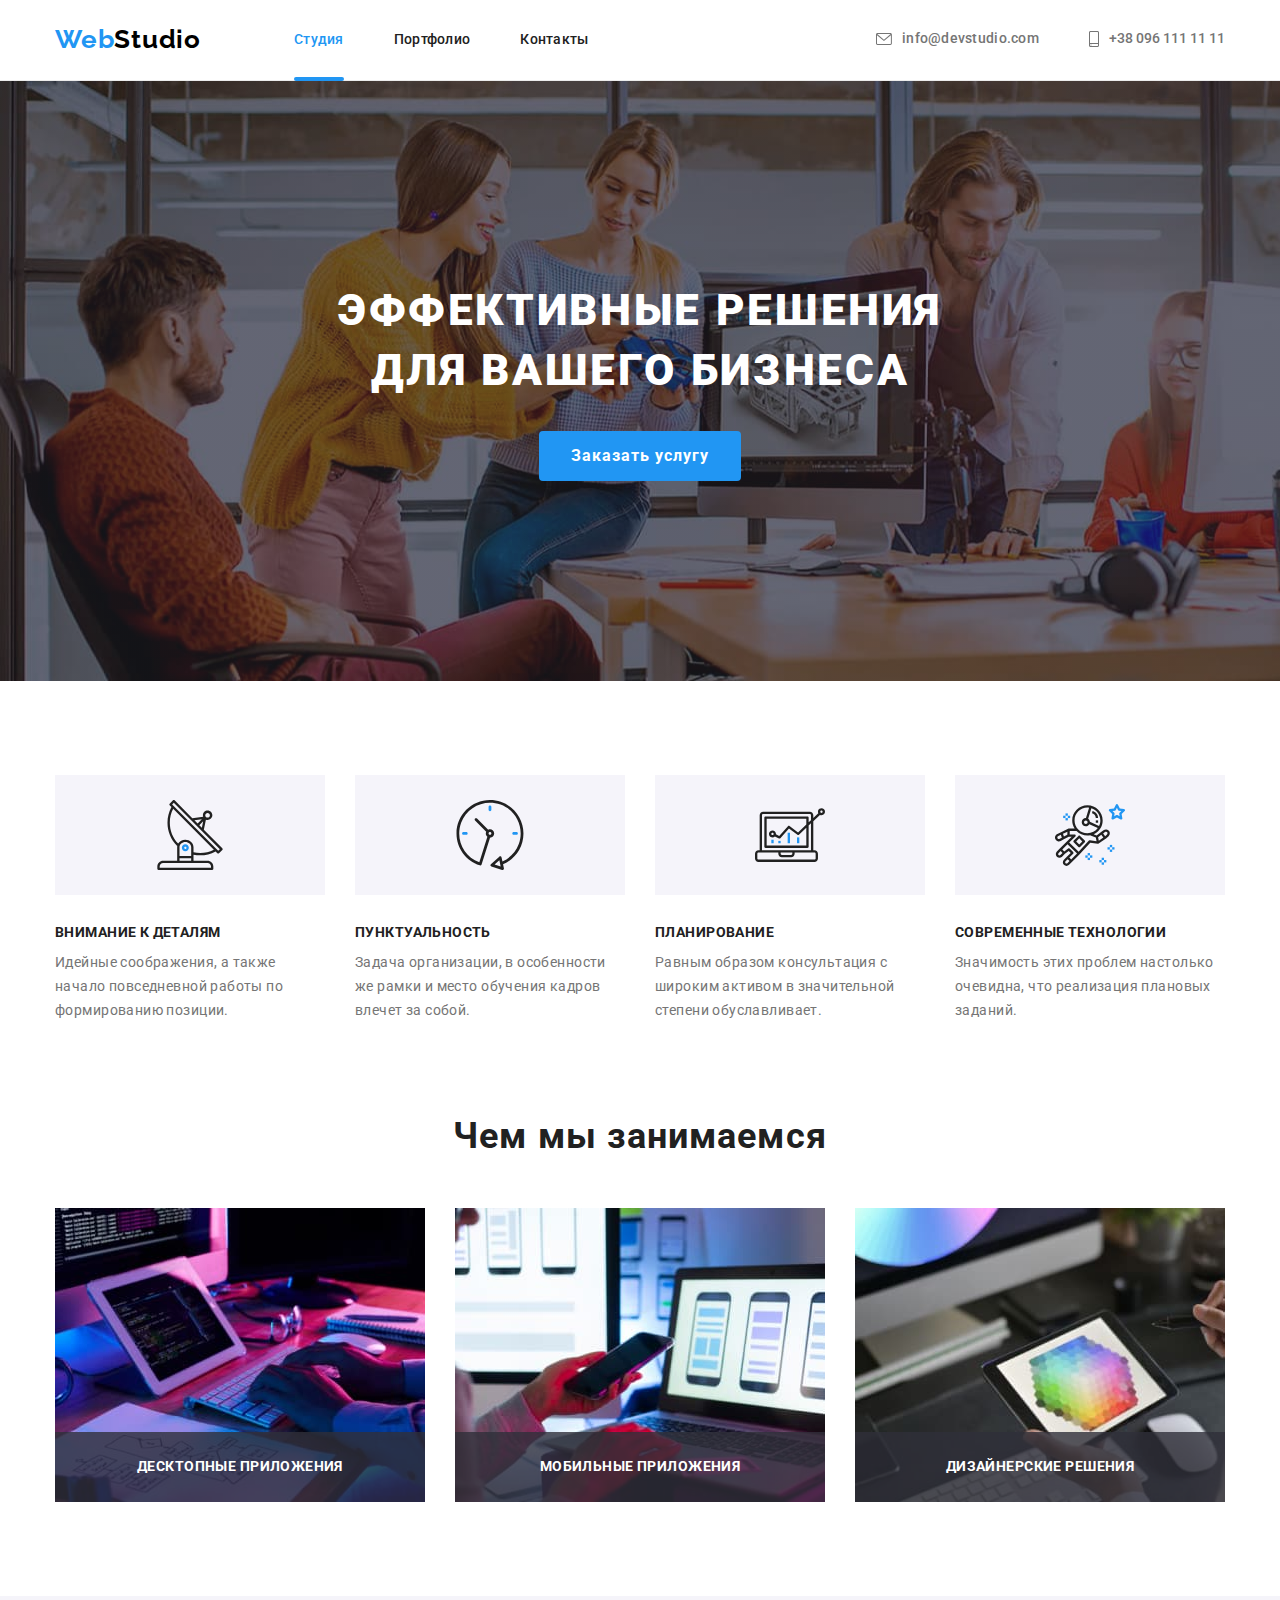
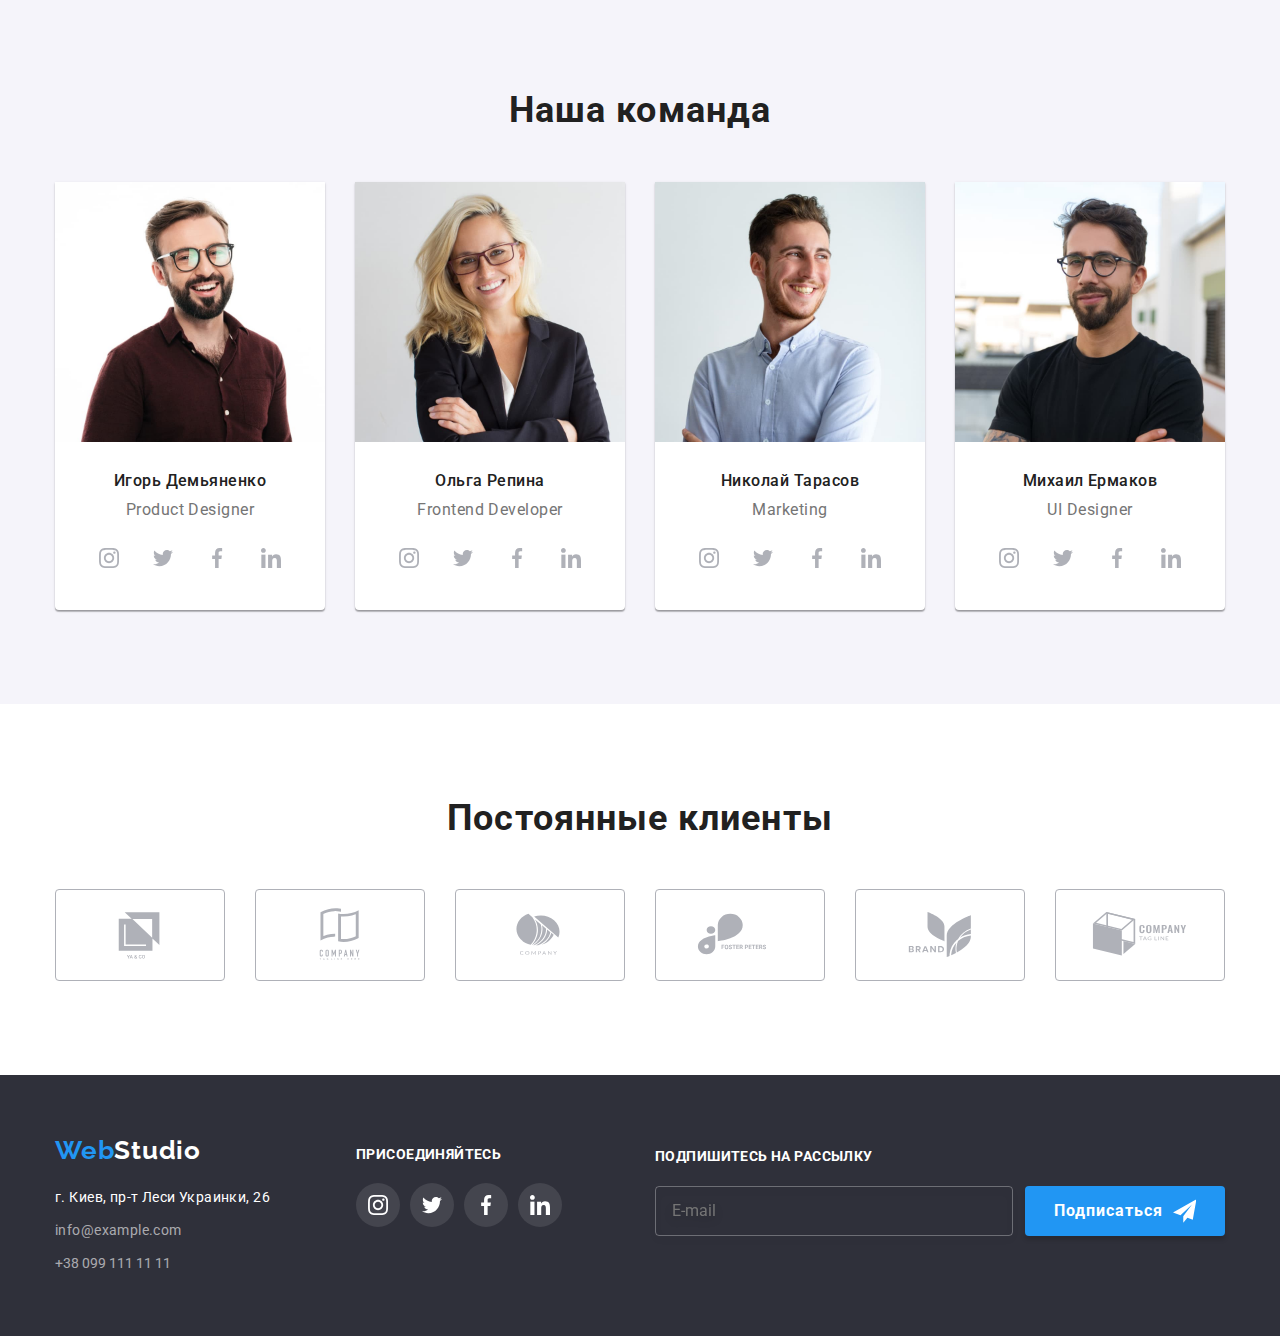
<file: index.html>
<!DOCTYPE html>
<html lang="ru">
  <head>
    <meta charset="UTF-8" />
    <meta http-equiv="X-UA-Compatible" content="IE=edge" />
    <meta name="viewport" content="width=device-width, initial-scale=1.0" />
    <title>Профессиональная вебстудия</title>
    <link rel="preconnect" href="https://fonts.googleapis.com" />
    <link rel="preconnect" href="https://fonts.gstatic.com" crossorigin />
    <link
      href="https://fonts.googleapis.com/css2?family=Raleway:wght@700&family=Roboto:wght@400;500;700;900&display=swap"
      rel="stylesheet"
    />
    <link
      rel="stylesheet"
      href="https://cdnjs.cloudflare.com/ajax/libs/modern-normalize/1.0.0/modern-normalize.min.css"
    />
    <link rel="stylesheet" href="./css/style.css" />
  </head>
  <body>
    <!-- хедер -->
    <header class="header">
      <div class="container">
        <nav class="header-nav">
          <a class="logo-nav link" lang="en" href="/"><span>Web</span>Studio</a>
          <ul class="menu-nav list">
            <li class="menu-nav-item"><a class="menu-nav-link studio link" href="">Студия</a></li>
            <li class="menu-nav-item">
              <a class="menu-nav-link link" href="./portfolio.html">Портфолио</a>
            </li>
            <li class="menu-nav-item"><a class="menu-nav-link link" href="">Контакты</a></li>
          </ul>
        </nav>
        <ul class="contacts-header-list list">
          <li class="contacts-header-item">
            <a class="header-mail link" href="mailto:info@devstudio.com"
              ><svg class="mail-icon" width="16" height="12">
                <use href="./images/icons.svg#icon-envelope"></use></svg
              >info@devstudio.com</a
            >
          </li>
          <li class="contacts-header-item">
            <a class="header-tel link" href="tel:+380961111111"
              ><svg class="tel-icon" width="10" height="16">
                <use href="./images/icons.svg#icon-smartphone"></use></svg
              >+38 096 111 11 11</a
            >
          </li>
        </ul>
      </div>
    </header>
    <!-- герой -->
    <main>
      <section class="hero">
        <div class="container flax">
          <h1 class="hero-title">Эффективные решения для вашего бизнеса</h1>
          <button class="hero-but" type="button" data-modal-open>Заказать услугу</button>
          <div class="backdrop is-hidden" data-modal>
            <div class="modal">
              <p class="modal-text">Оставьте свои данные, мы вам перезвоним</p>

              <form class="modal-form">
                <div class="modal-field">
                  <label class="modal-label" for="modal-name">Имя</label>
                  <div class="input-wrap">
                    <input
                      id="modal-name"
                      name="modal-name"
                      class="modal-input"
                      type="text"
                      placeholder=" "
                      required
                    />
                    <svg class="input-icon" width="18" height="18">
                      <use href="./images/icons.svg#icon-person"></use>
                    </svg>
                  </div>
                </div>

                <div class="modal-field">
                  <label class="modal-label" for="modal-tel">Телефон</label>
                  <div class="input-wrap">
                    <input
                      id="modal-tel"
                      name="modal-tel"
                      class="modal-input"
                      type="tel"
                      placeholder=" "
                      required
                    />
                    <svg class="input-icon" width="18" height="18">
                      <use href="./images/icons.svg#icon-phone"></use>
                    </svg>
                  </div>
                </div>

                <div class="modal-field">
                  <label class="modal-label" for="modal-mail">Почта</label>
                  <div class="input-wrap">
                    <input
                      id="modal-mail"
                      name="modal-mail"
                      class="modal-input"
                      type="email"
                      placeholder=" "
                    />
                    <svg class="input-icon" width="18" height="18">
                      <use href="./images/icons.svg#icon-email"></use>
                    </svg>
                  </div>
                </div>
                <div class="modal-area-box">
                  <label class="modal-label" for="modal-area">Комментарий</label>
                  <textarea
                    class="modal-area"
                    name="modal-koment"
                    id="modal-area"
                    placeholder="Введите текст"
                  ></textarea>
                </div>

                <div class="modal-chek-box">
                  <input
                    class="modal-check visually-hidden"
                    type="checkbox"
                    id="modal-check"
                    required
                  />
                  <label class="label-check" for="modal-check"
                    ><span>
                      <svg class="check-icon-active" width="11" height="8">
                        <use href="./images/icons.svg#icon-check"></use>
                      </svg>
                    </span>
                    Соглашаюсь с рассылкой и принимаю&nbsp;
                    <a class="check-link" href="">Условия договора</a>
                  </label>
                </div>

                <button class="form-btn" type="submit">Отправить</button>
              </form>

              <button class="modal-but" type="button" data-modal-close>
                <svg class="modal-but-icon" width="18" height="18">
                  <use href="./images/icons.svg#icon-close-black"></use>
                </svg>
              </button>
            </div>
          </div>
        </div>
      </section>
      <!-- преимущества -->
      <section class="section benefits">
        <div class="container">
          <h2 class="benefits-title visually-hidden">Преимущества</h2>
          <ul class="benefits-list list">
            <li class="benefits-item">
              <div class="icon-box">
                <svg class="benefits-icon" width="70" height="70">
                  <use href="./images/icons.svg#icon-antenna"></use>
                </svg>
              </div>
              <h3 class="benefits-item-title">Внимание к деталям</h3>
              <p class="benefits-item-text">
                Идейные соображения, а также начало повседневной работы по формированию позиции.
              </p>
            </li>
            <li class="benefits-item">
              <div class="icon-box">
                <svg class="benefits-icon" width="70" height="70">
                  <use href="./images/icons.svg#icon-clock"></use>
                </svg>
              </div>
              <h3 class="benefits-item-title">Пунктуальность</h3>
              <p class="benefits-item-text">
                Задача организации, в особенности же рамки и место обучения кадров влечет за собой.
              </p>
            </li>
            <li class="benefits-item">
              <div class="icon-box">
                <svg class="benefits-icon" width="70" height="70">
                  <use href="./images/icons.svg#icon-diagram"></use>
                </svg>
              </div>
              <h3 class="benefits-item-title">Планирование</h3>
              <p class="benefits-item-text">
                Равным образом консультация с широким активом в значительной степени обуславливает.
              </p>
            </li>
            <li class="benefits-item">
              <div class="icon-box">
                <svg class="benefits-icon" width="70" height="70">
                  <use href="./images/icons.svg#icon-astronaut"></use>
                </svg>
              </div>
              <h3 class="benefits-item-title">Современные технологии</h3>
              <p class="benefits-item-text">
                Значимость этих проблем настолько очевидна, что реализация плановых заданий.
              </p>
            </li>
          </ul>
        </div>
      </section>
      <!-- чем мы занимаемся -->
      <section class="section">
        <div class="container">
          <h2 class="activity-title">Чем мы занимаемся</h2>
          <ul class="activity-list list">
            <li class="activity-item">
              <img src="./images/klava.jpg" alt="klava" width="370" height="294" />
              <div class="activity-box">
                <h3 class="activity-box-title">Десктопные приложения</h3>
              </div>
            </li>
            <li class="activity-item">
              <img src="./images/phone.jpg" alt="phone" width="370" height="294" />
              <div class="activity-box">
                <h3 class="activity-box-title">Мобильные приложения</h3>
              </div>
            </li>
            <li class="activity-item">
              <img src="./images/tablet.jpg" alt="tablet" width="370" height="294" />
              <div class="activity-box">
                <h3 class="activity-box-title">Дизайнерские решения</h3>
              </div>
            </li>
          </ul>
        </div>
      </section>
      <!-- наша команда -->
      <section class="team section">
        <div class="container">
          <h2 class="team-title">Наша команда</h2>
          <ul class="team-list list">
            <li class="team-item">
              <img src="./images/igor.jpg" alt="Игорь Демьяненко" width="270" height="260" />
              <div class="team-box">
                <h3 class="team-item-title">Игорь Демьяненко</h3>
                <p class="team-item-text" lang="en">Product Designer</p>
                <ul class="team-soc-list list">
                  <li class="team-soc-item">
                    <a href="" class="team-soc-link link">
                      <svg class="soc-icon" width="20" height="20">
                        <use href="./images/icons.svg#icon-instagram"></use>
                      </svg>
                    </a>
                  </li>
                  <li class="team-soc-item">
                    <a href="" class="team-soc-link link">
                      <svg class="soc-icon" width="20" height="20">
                        <use href="./images/icons.svg#icon-twitter"></use>
                      </svg>
                    </a>
                  </li>
                  <li class="team-soc-item">
                    <a href="" class="team-soc-link link">
                      <svg class="soc-icon" width="20" height="20">
                        <use href="./images/icons.svg#icon-facebook"></use>
                      </svg>
                    </a>
                  </li>
                  <li class="team-soc-item">
                    <a href="" class="team-soc-link link">
                      <svg class="soc-icon" width="20" height="20">
                        <use href="./images/icons.svg#icon-linkedin"></use>
                      </svg>
                    </a>
                  </li>
                </ul>
              </div>
            </li>
            <li class="team-item">
              <img src="./images/olga.jpg" alt="Ольга Репина" width="270" height="260" />
              <div class="team-box">
                <h3 class="team-item-title">Ольга Репина</h3>
                <p class="team-item-text" lang="en">Frontend Developer</p>
                <ul class="team-soc-list list">
                  <li class="team-soc-item">
                    <a href="" class="team-soc-link link">
                      <svg class="soc-icon" width="20" height="20">
                        <use href="./images/icons.svg#icon-instagram"></use>
                      </svg>
                    </a>
                  </li>
                  <li class="team-soc-item">
                    <a href="" class="team-soc-link link">
                      <svg class="soc-icon" width="20" height="20">
                        <use href="./images/icons.svg#icon-twitter"></use>
                      </svg>
                    </a>
                  </li>
                  <li class="team-soc-item">
                    <a href="" class="team-soc-link link">
                      <svg class="soc-icon" width="20" height="20">
                        <use href="./images/icons.svg#icon-facebook"></use>
                      </svg>
                    </a>
                  </li>
                  <li class="team-soc-item">
                    <a href="" class="team-soc-link link">
                      <svg class="soc-icon" width="20" height="20">
                        <use href="./images/icons.svg#icon-linkedin"></use>
                      </svg>
                    </a>
                  </li>
                </ul>
              </div>
            </li>
            <li class="team-item">
              <img src="./images/nikolay.jpg" alt="Николай Тарасов" width="270" height="260" />
              <div class="team-box">
                <h3 class="team-item-title">Николай Тарасов</h3>
                <p class="team-item-text" lang="en">Marketing</p>
                <ul class="team-soc-list list">
                  <li class="team-soc-item">
                    <a href="" class="team-soc-link link">
                      <svg class="soc-icon" width="20" height="20">
                        <use href="./images/icons.svg#icon-instagram"></use>
                      </svg>
                    </a>
                  </li>
                  <li class="team-soc-item">
                    <a href="" class="team-soc-link link">
                      <svg class="soc-icon" width="20" height="20">
                        <use href="./images/icons.svg#icon-twitter"></use>
                      </svg>
                    </a>
                  </li>
                  <li class="team-soc-item">
                    <a href="" class="team-soc-link link">
                      <svg class="soc-icon" width="20" height="20">
                        <use href="./images/icons.svg#icon-facebook"></use>
                      </svg>
                    </a>
                  </li>
                  <li class="team-soc-item">
                    <a href="" class="team-soc-link link">
                      <svg class="soc-icon" width="20" height="20">
                        <use href="./images/icons.svg#icon-linkedin"></use>
                      </svg>
                    </a>
                  </li>
                </ul>
              </div>
            </li>
            <li class="team-item">
              <img src="./images/mihail.jpg" alt="Михаил Ермаков" width="270" height="260" />
              <div class="team-box">
                <h3 class="team-item-title">Михаил Ермаков</h3>
                <p class="team-item-text" lang="en">UI Designer</p>
                <ul class="team-soc-list list">
                  <li class="team-soc-item">
                    <a href="" class="team-soc-link link">
                      <svg class="soc-icon" width="20" height="20">
                        <use href="./images/icons.svg#icon-instagram"></use>
                      </svg>
                    </a>
                  </li>
                  <li class="team-soc-item">
                    <a href="" class="team-soc-link link">
                      <svg class="soc-icon" width="20" height="20">
                        <use href="./images/icons.svg#icon-twitter"></use>
                      </svg>
                    </a>
                  </li>
                  <li class="team-soc-item">
                    <a href="" class="team-soc-link link">
                      <svg class="soc-icon" width="20" height="20">
                        <use href="./images/icons.svg#icon-facebook"></use>
                      </svg>
                    </a>
                  </li>
                  <li class="team-soc-item">
                    <a href="" class="team-soc-link link">
                      <svg class="soc-icon" width="20" height="20">
                        <use href="./images/icons.svg#icon-linkedin"></use>
                      </svg>
                    </a>
                  </li>
                </ul>
              </div>
            </li>
          </ul>
        </div>
      </section>

      <!-- наши клиенты -->
      <section class="section">
        <div class="container">
          <h2 class="clients-title">Постоянные клиенты</h2>
          <ul class="clients-list list">
            <li class="clients-item">
              <a href="" class="clients-link link">
                <svg class="clients-logo" width="106" height="60">
                  <use href="./images/icons.svg#icon-logo1"></use>
                </svg>
              </a>
            </li>
            <li class="clients-item">
              <a href="" class="clients-link link">
                <svg class="clients-logo" width="106" height="60">
                  <use href="./images/icons.svg#icon-logo2"></use>
                </svg>
              </a>
            </li>
            <li class="clients-item">
              <a href="" class="clients-link link">
                <svg class="clients-logo" width="106" height="60">
                  <use href="./images/icons.svg#icon-logo3"></use>
                </svg>
              </a>
            </li>
            <li class="clients-item">
              <a href="" class="clients-link link">
                <svg class="clients-logo" width="106" height="60">
                  <use href="./images/icons.svg#icon-logo4"></use>
                </svg>
              </a>
            </li>
            <li class="clients-item">
              <a href="" class="clients-link link">
                <svg class="clients-logo" width="106" height="60">
                  <use href="./images/icons.svg#icon-logo5"></use>
                </svg>
              </a>
            </li>
            <li class="clients-item">
              <a href="" class="clients-link link">
                <svg class="clients-logo" width="106" height="60">
                  <use href="./images/icons.svg#icon-logo6"></use>
                </svg>
              </a>
            </li>
          </ul>
        </div>
      </section>
    </main>
    <!-- футер -->
    <footer class="footer">
      <div class="container">
        <div class="footer-contacts">
          <a class="footer-logo link" href="/"><span>Web</span>Studio</a>
          <address class="address">
            <ul class="address-list list">
              <li class="address-item">
                <a class="address-link link" href="https://goo.gl/maps/yK95ByvSSbZMRK1c7"
                  ><span>г. Киев, пр-т Леси Украинки, 26</span></a
                >
              </li>
              <li class="address-item">
                <a class="address-mail link" href="mailto:info@example.com">info@example.com</a>
              </li>
              <li class="address-item">
                <a class="address-tel link" href="tel:+380991111111">+38 099 111 11 11</a>
              </li>
            </ul>
          </address>
        </div>
        <div class="footer-soc">
          <p class="footer-soc-text">Присоединяйтесь</p>
          <ul class="footer-soc-list list">
            <li class="footer-soc-item">
              <a href="" class="footer-soc-link link">
                <svg class="soc-icon" width="20" height="20">
                  <use href="./images/icons.svg#icon-instagram"></use>
                </svg>
              </a>
            </li>
            <li class="footer-soc-item">
              <a href="" class="footer-soc-link link">
                <svg class="soc-icon" width="20" height="20">
                  <use href="./images/icons.svg#icon-twitter"></use>
                </svg>
              </a>
            </li>
            <li class="footer-soc-item">
              <a href="" class="footer-soc-link link">
                <svg class="soc-icon" width="20" height="20">
                  <use href="./images/icons.svg#icon-facebook"></use>
                </svg>
              </a>
            </li>
            <li class="footer-soc-item">
              <a href="" class="footer-soc-link link">
                <svg class="soc-icon" width="20" height="20">
                  <use href="./images/icons.svg#icon-linkedin"></use>
                </svg>
              </a>
            </li>
          </ul>
        </div>
        <div class="footer-sub">
          <!-- <p class="footer-sub-text">Подпишитесь на рассылку</p> -->
          <form class="footer-sub-form">
            <div class="footer-sub-box">
              <label for="sub-email">Подпишитесь на рассылку</label>
              <input
                id="sub-email"
                type="email"
                class="footer-sub-input"
                name="sub-email"
                placeholder="E-mail"
              />
            </div>
            <button type="submit" class="footer-sub-but btn">
              Подписаться
              <svg class="footer-sub-logo" width="24" height="24">
                <use href="./images/icons.svg#icon-send"></use>
              </svg>
            </button>
          </form>
        </div>
      </div>
    </footer>
    <script src="./js/modal.js"></script>
  </body>
</html>
</file>
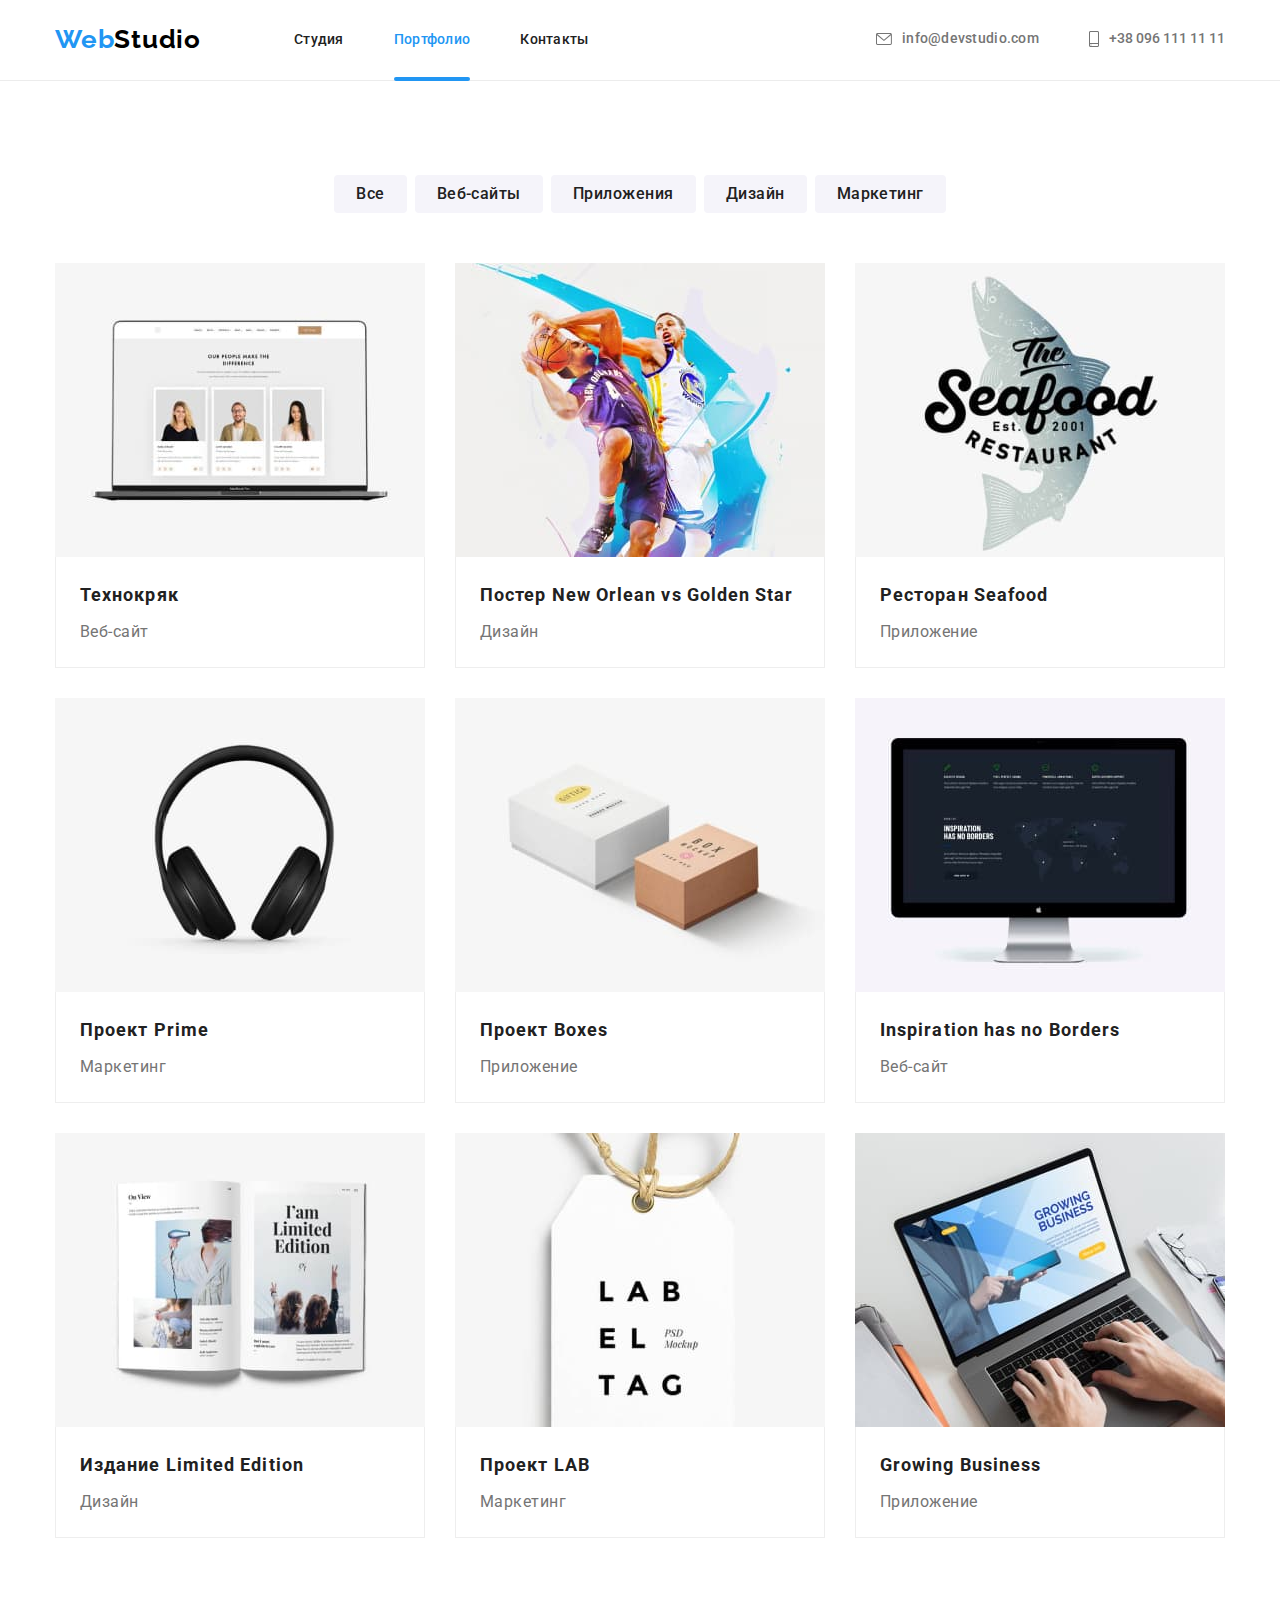
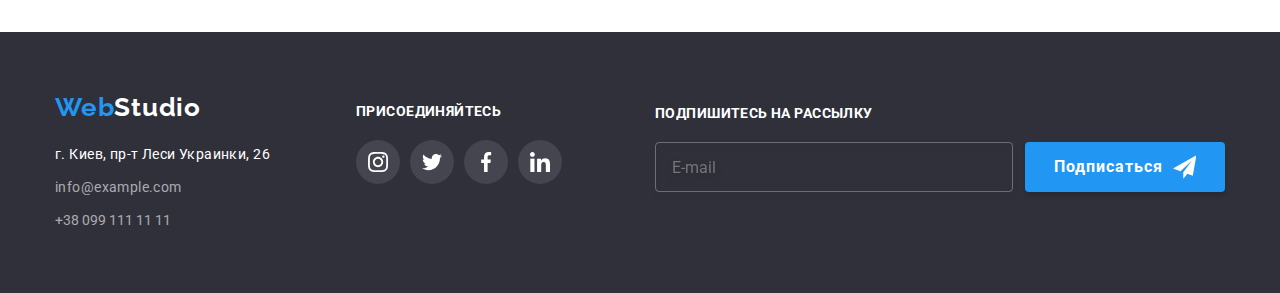
<file: portfolio.html>
<!DOCTYPE html>
<html lang="ru">
  <head>
    <meta charset="UTF-8" />
    <meta http-equiv="X-UA-Compatible" content="IE=edge" />
    <meta name="viewport" content="width=device-width, initial-scale=1.0" />
    <title>Портфолио</title>
    <link rel="preconnect" href="https://fonts.googleapis.com" />
    <link rel="preconnect" href="https://fonts.gstatic.com" crossorigin />
    <link
      href="https://fonts.googleapis.com/css2?family=Raleway:wght@700&family=Roboto:wght@400;500;700;900&display=swap"
      rel="stylesheet"
    />
    <link
      rel="stylesheet"
      href="https://cdnjs.cloudflare.com/ajax/libs/modern-normalize/1.0.0/modern-normalize.min.css"
    />

    <link rel="stylesheet" href="./css/style.css" />
  </head>

  <body>
    <!-- хедер -->
    <header class="header">
      <div class="container">
        <nav class="header-nav">
          <a class="logo-nav link" lang="en" href="/"><span>Web</span>Studio</a>
          <ul class="menu-nav list">
            <li class="menu-nav-item">
              <a class="menu-nav-link link" href="./index.html">Студия</a>
            </li>
            <li class="menu-nav-item">
              <a class="menu-nav-link portfolio link" href="">Портфолио</a>
            </li>
            <li class="menu-nav-item"><a class="menu-nav-link link" href="">Контакты</a></li>
          </ul>
        </nav>
        <ul class="contacts-header-list list">
          <li class="contacts-header-item">
            <a class="header-mail link" href="mailto:info@devstudio.com"
              ><svg class="mail-icon" width="16" height="12">
                <use href="./images/icons.svg#icon-envelope"></use></svg
              >info@devstudio.com</a
            >
          </li>
          <li class="contacts-header-item">
            <a class="header-tel link" href="tel:+380961111111"
              ><svg class="tel-icon" width="10" height="16">
                <use href="./images/icons.svg#icon-smartphone"></use></svg
              >+38 096 111 11 11</a
            >
          </li>
        </ul>
      </div>
    </header>
    <!-- Портфолио -->
    <main>
      <section class="section">
        <div class="container">
          <h1 class="portfolio-title visually-hidden">Портфолио</h1>
          <ul class="portfolio-buttons-list list">
            <li class="portfolio-buttons-item">
              <button class="portfolio-button" type="button">Все</button>
            </li>
            <li class="portfolio-buttons-item">
              <button class="portfolio-button" type="button">Веб-сайты</button>
            </li>
            <li class="portfolio-buttons-item">
              <button class="portfolio-button" type="button">Приложения</button>
            </li>
            <li class="portfolio-buttons-item">
              <button class="portfolio-button" type="button">Дизайн</button>
            </li>
            <li class="portfolio-buttons-item">
              <button class="portfolio-button" type="button">Маркетинг</button>
            </li>
          </ul>
          <ul class="portfolio-list list">
            <li class="portfolio-item">
              <a href="" class="portfolio-item-link link"
                ><div class="portfolio-img-box">
                  <img
                    src="./images/portfolio1.jpg"
                    alt="Пример сайта компании Технокряк"
                    width="370"
                    height="294"
                  />
                  <div class="portfolio-box-overlay">
                    <p class="portfolio-text-overlay">
                      Ресурс предлагает комплексные предложения с разным уровнем функционала и
                      сервисов. Все это позволит посетителю получить исчерпывающие сведения о
                      компании или частном лице.
                    </p>
                  </div>
                </div>

                <div class="portfolio-list-box">
                  <h2 class="portfolio-list-title">Технокряк</h2>
                  <p class="portfolio-list-text">Веб-сайт</p>
                </div></a
              >
            </li>
            <li class="portfolio-item">
              <a href="" class="portfolio-item-link link">
                <div class="portfolio-img-box">
                  <img
                    src="./images/portfolio2.jpg"
                    alt="Постер New Orlean vs Golden Star"
                    width="370"
                    height="294"
                  />
                  <div class="portfolio-box-overlay">
                    <p class="portfolio-text-overlay">
                      Ресурс предлагает комплексные предложения с разным уровнем функционала и
                      сервисов. Все это позволит посетителю получить исчерпывающие сведения о
                      компании или частном лице.
                    </p>
                  </div>
                </div>

                <div class="portfolio-list-box">
                  <h2 class="portfolio-list-title">Постер New Orlean vs Golden Star</h2>
                  <p class="portfolio-list-text">Дизайн</p>
                </div></a
              >
            </li>
            <li class="portfolio-item">
              <a href="" class="portfolio-item-link link">
                <div class="portfolio-img-box">
                  <img
                    src="./images/portfolio3.jpg"
                    alt="Пример приложения ресторана Seafood"
                    width="370"
                    height="294"
                  />
                  <div class="portfolio-box-overlay">
                    <p class="portfolio-text-overlay">
                      Ресурс предлагает комплексные предложения с разным уровнем функционала и
                      сервисов. Все это позволит посетителю получить исчерпывающие сведения о
                      компании или частном лице.
                    </p>
                  </div>
                </div>

                <div class="portfolio-list-box">
                  <h2 class="portfolio-list-title">Ресторан Seafood</h2>
                  <p class="portfolio-list-text">Приложение</p>
                </div></a
              >
            </li>
            <li class="portfolio-item">
              <a href="" class="portfolio-item-link link">
                <div class="portfolio-img-box">
                  <img src="./images/portfolio4.jpg" alt="Наушники" width="370" height="294" />
                  <div class="portfolio-box-overlay">
                    <p class="portfolio-text-overlay">
                      Ресурс предлагает комплексные предложения с разным уровнем функционала и
                      сервисов. Все это позволит посетителю получить исчерпывающие сведения о
                      компании или частном лице.
                    </p>
                  </div>
                </div>

                <div class="portfolio-list-box">
                  <h2 class="portfolio-list-title">Проект Prime</h2>
                  <p class="portfolio-list-text">Маркетинг</p>
                </div></a
              >
            </li>
            <li class="portfolio-item">
              <a href="" class="portfolio-item-link link">
                <div class="portfolio-img-box">
                  <img
                    src="./images/portfolio5.jpg"
                    alt="Пример приложения проекта Boxes"
                    width="370"
                    height="294"
                  />
                  <div class="portfolio-box-overlay">
                    <p class="portfolio-text-overlay">
                      Ресурс предлагает комплексные предложения с разным уровнем функционала и
                      сервисов. Все это позволит посетителю получить исчерпывающие сведения о
                      компании или частном лице.
                    </p>
                  </div>
                </div>

                <div class="portfolio-list-box">
                  <h2 class="portfolio-list-title">Проект Boxes</h2>
                  <p class="portfolio-list-text">Приложение</p>
                </div></a
              >
            </li>
            <li class="portfolio-item">
              <a href="" class="portfolio-item-link link">
                <div class="portfolio-img-box">
                  <img
                    src="./images/portfolio6.jpg"
                    alt="Пример сайта Inspiration has no Borders"
                    width="370"
                    height="294"
                  />
                  <div class="portfolio-box-overlay">
                    <p class="portfolio-text-overlay">
                      Ресурс предлагает комплексные предложения с разным уровнем функционала и
                      сервисов. Все это позволит посетителю получить исчерпывающие сведения о
                      компании или частном лице.
                    </p>
                  </div>
                </div>

                <div class="portfolio-list-box">
                  <h2 class="portfolio-list-title">Inspiration has no Borders</h2>
                  <p class="portfolio-list-text">Веб-сайт</p>
                </div></a
              >
            </li>
            <li class="portfolio-item">
              <a href="" class="portfolio-item-link link">
                <div class="portfolio-img-box">
                  <img
                    src="./images/portfolio7.jpg"
                    alt="Пример издания Limited Edition"
                    width="370"
                    height="294"
                  />
                  <div class="portfolio-box-overlay">
                    <p class="portfolio-text-overlay">
                      Ресурс предлагает комплексные предложения с разным уровнем функционала и
                      сервисов. Все это позволит посетителю получить исчерпывающие сведения о
                      компании или частном лице.
                    </p>
                  </div>
                </div>

                <div class="portfolio-list-box">
                  <h2 class="portfolio-list-title">Издание Limited Edition</h2>
                  <p class="portfolio-list-text">Дизайн</p>
                </div></a
              >
            </li>
            <li class="portfolio-item">
              <a href="" class="portfolio-item-link link">
                <div class="portfolio-img-box">
                  <img src="./images/portfolio8.jpg" alt="Ярлык LAB" width="370" height="294" />
                  <div class="portfolio-box-overlay">
                    <p class="portfolio-text-overlay">
                      Ресурс предлагает комплексные предложения с разным уровнем функционала и
                      сервисов. Все это позволит посетителю получить исчерпывающие сведения о
                      компании или частном лице.
                    </p>
                  </div>
                </div>

                <div class="portfolio-list-box">
                  <h2 class="portfolio-list-title">Проект LAB</h2>
                  <p class="portfolio-list-text">Маркетинг</p>
                </div></a
              >
            </li>
            <li class="portfolio-item">
              <a href="" class="portfolio-item-link link">
                <div class="portfolio-img-box">
                  <img
                    src="./images/portfolio9.jpg"
                    alt="Пример приложения Growing Business"
                    width="370"
                    height="294"
                  />
                  <div class="portfolio-box-overlay">
                    <p class="portfolio-text-overlay">
                      Ресурс предлагает комплексные предложения с разным уровнем функционала и
                      сервисов. Все это позволит посетителю получить исчерпывающие сведения о
                      компании или частном лице.
                    </p>
                  </div>
                </div>
                <div class="portfolio-list-box">
                  <h2 class="portfolio-list-title">Growing Business</h2>
                  <p class="portfolio-list-text">Приложение</p>
                </div></a
              >
            </li>
          </ul>
        </div>
      </section>
    </main>
    <!-- футер -->
    <footer class="footer">
      <div class="container">
        <div class="footer-contacts">
          <a class="footer-logo link" href="/"><span>Web</span>Studio</a>
          <address class="address">
            <ul class="address-list list">
              <li class="address-item">
                <a class="address-link link" href="https://goo.gl/maps/yK95ByvSSbZMRK1c7"
                  ><span>г. Киев, пр-т Леси Украинки, 26</span></a
                >
              </li>
              <li class="address-item">
                <a class="address-mail link" href="mailto:info@example.com">info@example.com</a>
              </li>
              <li class="address-item">
                <a class="address-tel link" href="tel:+380991111111">+38 099 111 11 11</a>
              </li>
            </ul>
          </address>
        </div>
        <div class="footer-soc">
          <p class="footer-soc-text">Присоединяйтесь</p>
          <ul class="footer-soc-list list">
            <li class="footer-soc-item">
              <a href="" class="footer-soc-link link">
                <svg class="soc-icon" width="20" height="20">
                  <use href="./images/icons.svg#icon-instagram"></use>
                </svg>
              </a>
            </li>
            <li class="footer-soc-item">
              <a href="" class="footer-soc-link link">
                <svg class="soc-icon" width="20" height="20">
                  <use href="./images/icons.svg#icon-twitter"></use>
                </svg>
              </a>
            </li>
            <li class="footer-soc-item">
              <a href="" class="footer-soc-link link">
                <svg class="soc-icon" width="20" height="20">
                  <use href="./images/icons.svg#icon-facebook"></use>
                </svg>
              </a>
            </li>
            <li class="footer-soc-item">
              <a href="" class="footer-soc-link link">
                <svg class="soc-icon" width="20" height="20">
                  <use href="./images/icons.svg#icon-linkedin"></use>
                </svg>
              </a>
            </li>
          </ul>
        </div>
        <div class="footer-sub">
          <!-- <p class="footer-sub-text">Подпишитесь на рассылку</p> -->
          <form class="footer-sub-form">
            <div class="footer-sub-box">
              <label for="sub-email">Подпишитесь на рассылку</label>
              <input
                id="sub-email"
                type="email"
                class="footer-sub-input"
                name="sub-email"
                placeholder="E-mail"
              />
            </div>
            <button type="submit" class="footer-sub-but btn">
              Подписаться
              <svg class="footer-sub-logo" width="24" height="24">
                <use href="./images/icons.svg#icon-send"></use>
              </svg>
            </button>
          </form>
        </div>
      </div>
    </footer>
  </body>
</html>
</file>
<file: css/style.css>
/* цвета
цвет акцента #2196F3
черный #000000
белый #FFFFFF
черный заголовков #212121
субчерный #757575
цвет субфона 1 #F5F4FA
цвет субфона 2 #2F303A
контакты в футете  rgba(255, 255, 255, 0.6)

нижняя рамка хедера #ECECEC
 */

/* шрифты 
 Raleway 700
 Roboto 500 900 700 400
  */

:root {
  --akcent-color: #2196f3;
  --main-color: #757575;
  --main-title-color: #212121;
}

body {
  font-family: 'Roboto', Arial, Helvetica, sans-serif;
  color: var(--main-color);
}

p,
h1,
h2,
h3,
h4,
h5,
h6 {
  margin: 0;
}

ul {
  margin: 0;
  padding-left: 0;
}

button {
  border: none;
}

.list {
  list-style: none;
}
.link {
  text-decoration: none;
}

.container {
  width: 1200px;
  padding: 0 15px;
  /* background-color: tomato; */
  margin: 0 auto;
}

.section {
  padding-top: 94px;
  padding-bottom: 94px;
}

img {
  display: block;
  max-width: 100%;
  height: auto;
}

.visually-hidden {
  position: absolute;
  white-space: nowrap;
  width: 1px;
  height: 1px;
  overflow: hidden;
  border: 0;
  padding: 0;
  clip: rect(0 0 0 0);
  clip-path: inset(50%);
  margin: -1px;
}

/* -----------------header----------------- */
.header {
  padding-top: 24px;
  padding-bottom: 25px;

  border-bottom-width: 1px;
  border-bottom-style: solid;
  border-bottom-color: #ececec;
}
.header .container {
  display: flex;
  align-items: center;
}

.header-nav {
  display: flex;
  align-items: center;
}
.menu-nav {
  display: flex;
}

.menu-nav-item:not(:last-child) {
  margin-right: 50px;
}

.logo-nav {
  margin-right: 93px;

  font-family: 'Raleway', Arial, Helvetica, sans-serif;
  font-style: normal;
  font-weight: 700;
  font-size: 26px;
  line-height: 1.19;
  letter-spacing: 0.03em;
  color: #000000;
}

.logo-nav span {
  color: var(--akcent-color);
}

.menu-nav-item {
  position: relative;
}
.menu-nav-link {
  font-weight: 500;
  font-size: 14px;
  line-height: 1.14;
  letter-spacing: 0.02em;
  color: var(--main-title-color);
  transition: color 250ms cubic-bezier(0.4, 0, 0.2, 1);
}

.menu-nav-link.studio,
.menu-nav-link.portfolio {
  color: var(--akcent-color);
}
.menu-nav-link.studio::after,
.menu-nav-link.portfolio::after {
  content: '';

  position: absolute;
  margin-top: 28px;

  display: block;
  width: 100%;
  height: 4px;
  background-color: var(--akcent-color);
  border-radius: 2px;
  margin-top: 28px;
}

.menu-nav-link:hover,
.menu-nav-link:focus {
  color: var(--akcent-color);
}

.mail-icon {
  fill: currentColor;
  margin-right: 10px;
}
.header-mail {
  font-weight: 500;
  font-size: 14px;
  line-height: 1.14;
  letter-spacing: 0.02em;
  color: #757575;
  display: flex;
  align-items: center;
  transition: color 250ms cubic-bezier(0.4, 0, 0.2, 1);
}

.mail-icon {
  fill: currentColor;
  margin-right: 10px;
}

.header-tel {
  font-weight: 500;
  font-size: 14px;
  line-height: 1.14;
  color: #757575;
  display: flex;
  align-items: center;
  transition: color 250ms cubic-bezier(0.4, 0, 0.2, 1);
}

.tel-icon {
  fill: currentColor;
  margin-right: 10px;
}

.header-mail:hover,
.header-mail:focus,
.header-tel:hover,
.header-tel:focus {
  color: var(--akcent-color);
}

/* .header-mail:hover .mail-icon,
.header-mail:focus .mail-icon {
  color: var(--akcent-color);
} */

.contacts-header-list {
  display: flex;
  margin-left: auto;
}

.contacts-header-item:not(:last-child) {
  margin-right: 50px;
}

/* -----------------hero----------------- */
.hero {
  background-color: #2f303a;
  background-image: linear-gradient(rgba(47, 48, 58, 0.4), rgba(47, 48, 58, 0.4)),
    url(../images/hero.jpg);
  background-size: cover;

  padding-top: 200px;
  padding-bottom: 200px;
}

.flax {
  display: flex;
  align-items: center;
  flex-direction: column;
}

.hero-title {
  font-weight: 900;
  font-size: 44px;
  line-height: 1.36;
  text-align: center;
  letter-spacing: 0.06em;
  text-transform: uppercase;
  color: #ffffff;

  width: 696px;
  margin-bottom: 30px;
}

.hero-but {
  display: block;
  border-radius: 4px;
  padding: 10px 32px;

  font-weight: 700;
  font-size: 16px;
  line-height: 1.88;
  text-align: center;
  letter-spacing: 0.06em;
  color: #ffffff;
  background-color: var(--akcent-color);
  cursor: pointer;
}

.backdrop {
  position: fixed;
  top: 0;
  left: 0;
  width: 100%;
  height: 100%;

  background-color: rgba(0, 0, 0, 0.2);

  opacity: 1;
  transition: opacity 250ms cubic-bezier(0.4, 0, 0.2, 1),
    visibility 250ms cubic-bezier(0.4, 0, 0.2, 1);
}

.backdrop.is-hidden {
  opacity: 0;
  pointer-events: none;
  visibility: hidden;
}

.backdrop.is-hidden .modal {
  transform: translate(-50%, -50%) rotate(90deg);
}

.modal {
  position: absolute;
  top: 50%;
  left: 50%;
  transform: translate(-50%, -50%) rotate(0deg);
  transition: transform 250ms cubic-bezier(0.4, 0, 0.2, 1);

  width: 528px;
  height: 581px;
  background-color: #ffffff;
  padding: 40px;

  box-shadow: 0px 1px 3px rgba(0, 0, 0, 0.12), 0px 1px 1px rgba(0, 0, 0, 0.14),
    0px 2px 1px rgba(0, 0, 0, 0.2);
  border-radius: 4px;
}

.modal-text {
  font-weight: 700;
  font-size: 20px;
  line-height: 1.15;
  text-align: center;
  letter-spacing: 0.03em;
  color: #212121;
  margin-bottom: 12px;
}

.modal-field {
  margin-bottom: 10px;
}

.modal-input {
  width: 100%;
  height: 40px;

  background-color: transparent;
  border: 1px solid rgba(33, 33, 33, 0.2);
  border-radius: 4px;
  outline: transparent;
  padding-left: 42px;
  transition: border-color 250ms cubic-bezier(0.4, 0, 0.2, 1),
    fill 250ms cubic-bezier(0.4, 0, 0.2, 1);
  color: #757575;
}

.modal-input:focus {
  border-color: var(--akcent-color);
}

.modal-input:focus + .input-icon {
  fill: var(--akcent-color);
}
.input-wrap {
  position: relative;
}

.modal-label {
  display: block;
  margin-bottom: 4px;

  font-weight: 400;
  font-size: 12px;
  line-height: 1.16;
  letter-spacing: 0.01em;
  color: #757575;
}

.modal-but {
  width: 30px;
  height: 30px;
  border-radius: 50%;
  background-color: #ffffff;
  border: 1px solid rgba(0, 0, 0, 0.1);
  cursor: pointer;

  display: flex;
  justify-content: center;
  align-items: center;
  position: absolute;
  left: 490px;
  top: 8px;
  transition: fill 250ms cubic-bezier(0.4, 0, 0.2, 1);
}

.modal-but:hover .modal-but-icon,
.modal-but:focus .modal-but-icon {
  fill: var(--akcent-color);
}
.modal-area-box {
  margin-bottom: 20px;
}
.modal-area {
  width: 100%;
  height: 120px;
  display: block;
  color: #757575;

  border: 1px solid rgba(33, 33, 33, 0.2);
  border-radius: 4px;
  resize: none;
  padding: 12px 16px;
  outline: transparent;
  transition: border-color 250ms cubic-bezier(0.4, 0, 0.2, 1);
}

.modal-area:focus {
  border-color: var(--akcent-color);
}
.modal-area::placeholder {
  font-weight: 400;
  font-size: 12px;
  line-height: 1.16;
  letter-spacing: 0.01em;
  color: rgba(117, 117, 117, 0.5);
}

.modal-chek-box {
  margin-bottom: 30px;
  display: flex;
  justify-content: center;
}

.label-check {
  font-weight: 400;
  font-size: 14px;
  line-height: 1.71;
  letter-spacing: 0.03em;
  color: #757575;
  display: flex;
  align-items: center;
}

.label-check span {
  width: 16px;
  height: 15px;
  border: 2px solid #212121;
  display: flex;
  align-items: center;
  justify-content: center;
  margin-right: 8px;
}

.check-icon-active {
  fill: transparent;
}

.modal-check {
  transition: background-color 250ms cubic-bezier(0.4, 0, 0.2, 1),
    border 250ms cubic-bezier(0.4, 0, 0.2, 1), fill 250ms cubic-bezier(0.4, 0, 0.2, 1);
}

.modal-check:checked + .label-check span {
  background-color: var(--akcent-color);
  border: none;
}

.modal-check:checked + .label-check .check-icon-active {
  fill: #ffffff;
}

.check-link {
  color: var(--akcent-color);
}

.form-btn {
  display: block;
  width: 200px;
  height: 50px;
  margin: 0 auto;
  cursor: pointer;

  background-color: var(--akcent-color);
  box-shadow: 0px 4px 4px rgba(0, 0, 0, 0.15);
  border-radius: 4px;

  font-weight: 700;
  font-size: 16px;
  line-height: 1.88;
  letter-spacing: 0.06em;
  color: #ffffff;
}

.input-icon {
  position: absolute;
  left: 12px;
  top: 50%;
  transform: translateY(-50%);
  fill: #212121;
}

/* -----------------benefits----------------- */
.benefits {
  padding-bottom: 0;
}
.benefits-list {
  display: flex;
  justify-content: space-between;
}
.benefits-item {
  width: 270px;
}

.icon-box {
  width: 270px;
  height: 120px;
  background-color: #f5f4fa;
  margin-bottom: 30px;
  display: flex;
  justify-content: center;
  align-items: center;
}

.benefits-item-title {
  font-size: 14px;
  line-height: 1.14;
  letter-spacing: 0.03em;
  text-transform: uppercase;
  color: var(--main-title-color);
  margin-bottom: 10px;
}

.benefits-item-text {
  font-size: 14px;
  line-height: 1.71;
  letter-spacing: 0.03em;
}

/* -----------------activity----------------- */

.activity-title {
  font-size: 36px;
  line-height: 1.16;
  text-align: center;
  letter-spacing: 0.03em;
  color: var(--main-title-color);

  margin-bottom: 50px;
}

.activity-list {
  display: flex;
  justify-content: space-between;
}

.activity-item {
  position: relative;
  width: 370px;
  height: 294px;
}
.activity-box {
  position: absolute;
  bottom: 0;

  display: flex;
  justify-content: center;
  align-items: center;

  background-color: rgba(47, 48, 58, 0.8);
  width: 100%;
  height: 70px;
}

.activity-box-title {
  font-size: 14px;
  line-height: 1.14;
  letter-spacing: 0.03em;
  text-transform: uppercase;
  color: #ffffff;
}

/* -----------------team----------------- */
.team {
  background-color: #f5f4fa;
}
.team-title {
  font-size: 36px;
  line-height: 1.16;
  text-align: center;
  letter-spacing: 0.03em;
  color: var(--main-title-color);

  margin-bottom: 50px;
}
.team-box {
  padding-top: 30px;
  padding-bottom: 30px;
}

.team-item {
  background-color: #ffffff;

  border-radius: 0px 0px 4px 4px;
  box-shadow: 0px 1px 3px rgba(0, 0, 0, 0.12), 0px 1px 1px rgba(0, 0, 0, 0.14),
    0px 2px 1px rgba(0, 0, 0, 0.2);
}

.team-list {
  display: flex;
  justify-content: space-between;
}

.team-item-title {
  font-weight: 500;
  font-size: 16px;
  line-height: 1.18;
  text-align: center;
  letter-spacing: 0.03em;
  color: var(--main-title-color);

  margin-bottom: 10px;
}

.team-item-text {
  font-size: 16px;
  line-height: 1.18;
  text-align: center;
  letter-spacing: 0.03em;
  margin-bottom: 16px;
}

.team-soc-list {
  display: flex;
  justify-content: center;
}

.team-soc-item {
  width: 44px;
  height: 44px;
  margin-right: 10px;
}

.team-soc-item:last-child {
  margin-right: 0;
}
.team-soc-link {
  display: flex;
  justify-content: center;
  align-items: center;
  background-color: #ffffff;
  width: 100%;
  height: 100%;
  border-radius: 50%;
  color: #afb1b8;
  transition: color 250ms cubic-bezier(0.4, 0, 0.2, 1),
    background-color 250ms cubic-bezier(0.4, 0, 0.2, 1);
}
.soc-icon {
  fill: currentColor;
}

.team-soc-link:hover,
.team-soc-link:focus {
  background-color: var(--akcent-color);
  color: #ffffff;
}

/* -----------------clients----------------- */
.clients-title {
  font-size: 36px;
  line-height: 1.16;
  text-align: center;
  letter-spacing: 0.03em;
  color: #212121;

  margin-bottom: 50px;
}

.clients-list {
  display: flex;
  justify-content: center;
}

.clients-item:not(:last-child) {
  margin-right: 30px;
}

.clients-link {
  display: flex;
  justify-content: center;
  align-items: center;
  width: 170px;
  height: 92px;
  border: 1px solid #afb1b8;
  border-radius: 4px;
  color: #afb1b8;
  transition: color 250ms cubic-bezier(0.4, 0, 0.2, 1), border 250ms cubic-bezier(0.4, 0, 0.2, 1);
}

.clients-logo {
  fill: currentColor;
}
.clients-link:hover,
.clients-link:focus {
  border-color: var(--akcent-color);
  color: var(--akcent-color);
}

/* -----------------portfolio----------------- */
.portfolio-buttons-list {
  display: flex;
  justify-content: center;

  margin-bottom: 50px;
}

.portfolio-buttons-item:not(:last-child) {
  margin-right: 8px;
}
.portfolio-button {
  font-weight: 500;
  font-size: 16px;
  line-height: 1.62;
  text-align: center;
  letter-spacing: 0.03em;
  color: var(--main-title-color);
  background-color: #f5f4fa;
  cursor: pointer;

  border-radius: 4px;

  padding: 6px 22px;

  transition: color 250ms cubic-bezier(0.4, 0, 0.2, 1),
    background-color 250ms cubic-bezier(0.4, 0, 0.2, 1),
    box-shadow 250ms cubic-bezier(0.4, 0, 0.2, 1);
}

.portfolio-button:hover,
.portfolio-button:focus {
  background-color: var(--akcent-color);
  color: #ffffff;
  box-shadow: 0px 3px 1px rgba(0, 0, 0, 0.1), 0px 1px 2px rgba(0, 0, 0, 0.08),
    0px 2px 2px rgba(0, 0, 0, 0.12);
}

.portfolio-list {
  display: flex;
  flex-wrap: wrap;
  justify-content: space-between;
}

.portfolio-item {
  margin-right: 30px;
}

.portfolio-item:nth-child(n + 4) {
  margin-top: 30px;
}

.portfolio-item:nth-child(3n) {
  margin-right: 0;
}

.portfolio-list-box {
  padding: 20px 24px 20px 24px;
  border-left: 1px solid #eeeeee;
  border-right: 1px solid #eeeeee;
  border-bottom: 1px solid #eeeeee;
}
.portfolio-list-title {
  font-size: 18px;
  line-height: 2;
  letter-spacing: 0.06em;
  color: var(--main-title-color);

  margin-bottom: 4px;
}

.portfolio-list-text {
  font-size: 16px;
  line-height: 1.88;
  letter-spacing: 0.03em;
  color: var(--main-color);
}

.portfolio-item-link {
  display: block;
  transition: box-shadow 250ms cubic-bezier(0.4, 0, 0.2, 1);
}

.portfolio-item-link:hover,
.portfolio-item-link:focus {
  box-shadow: 0px 1px 1px rgba(0, 0, 0, 0.12), 0px 4px 4px rgba(0, 0, 0, 0.06),
    1px 4px 6px rgba(0, 0, 0, 0.16);
}

.portfolio-img-box {
  position: relative;
  overflow: hidden;
}

.portfolio-box-overlay {
  position: absolute;
  top: 0;
  left: 0;
  width: 370px;
  height: 294px;
  background-color: rgba(33, 150, 243, 0.9);

  padding: 63px 24px;
  transform: translateY(101%);
  transition: transform 250ms cubic-bezier(0.4, 0, 0.2, 1);
}

.portfolio-text-overlay {
  font-weight: 400;
  font-size: 18px;
  line-height: 1.56;
  letter-spacing: 0.03em;
  color: #ffffff;
}

.portfolio-item-link:hover .portfolio-box-overlay,
.portfolio-item-link:focus .portfolio-box-overlay {
  transform: translateY(0);
}

/* -----------------footer----------------- */

.footer {
  background-color: #2f303a;
  padding: 60px 0;
}

.footer .container {
  display: flex;
  justify-content: space-between;
}

.footer-contacts {
  width: 231px;
  margin-right: 70px;
}

.footer-soc {
  width: 206px;
  padding-top: 12px;
}

.footer-logo {
  font-family: 'Raleway', Arial, Helvetica, sans-serif;
  font-style: normal;
  font-weight: 700;
  font-size: 26px;
  line-height: 1.19;
  letter-spacing: 0.03em;
  color: #ffffff;

  display: block;
  margin-bottom: 20px;
}

.footer-logo span {
  color: var(--akcent-color);
}

.address-item:not(:last-child) {
  margin-bottom: 9px;
}

.address-link {
  font-style: normal;
  font-size: 14px;
  line-height: 1.71;
  letter-spacing: 0.03em;
  color: #ffffff;
  transition: color 250ms cubic-bezier(0.4, 0, 0.2, 1);
}

.address-mail {
  font-style: normal;
  font-size: 14px;
  line-height: 1.71;
  letter-spacing: 0.03em;
  color: rgba(255, 255, 255, 0.6);
  transition: color 250ms cubic-bezier(0.4, 0, 0.2, 1);
}

.address-tel {
  font-style: normal;
  font-size: 14px;
  line-height: 1.71;
  color: rgba(255, 255, 255, 0.6);
  transition: color 250ms cubic-bezier(0.4, 0, 0.2, 1);
}

.address-link:hover,
.address-link:focus,
.address-mail:hover,
.address-mail:focus,
.address-tel:hover,
.address-tel:focus {
  color: var(--akcent-color);
}

.footer-soc-text {
  font-weight: 700;
  font-size: 14px;
  line-height: 1.14;
  letter-spacing: 0.03em;
  text-transform: uppercase;
  color: #ffffff;

  margin-bottom: 20px;
}
.footer-soc-list {
  display: flex;
  justify-content: center;
}

.footer-soc-item {
  width: 44px;
  height: 44px;
  margin-right: 10px;
}

.footer-soc-item:last-child {
  margin-right: 0;
}
.footer-soc-link {
  display: flex;
  justify-content: center;
  align-items: center;
  background-color: rgba(255, 255, 255, 0.1);
  width: 100%;
  height: 100%;
  border-radius: 50%;
  color: #ffffff;
  transition: background-color 250ms cubic-bezier(0.4, 0, 0.2, 1);
}
.footer-icon {
  fill: currentColor;
}

.footer-soc-link:hover,
.footer-soc-link:focus {
  background-color: var(--akcent-color);
}
.footer-sub {
  width: 570px;
  margin-left: auto;
  padding-top: 12px;
}

.footer-sub-box label {
  font-weight: 700;
  font-size: 14px;
  line-height: 1.14;
  letter-spacing: 0.03em;
  text-transform: uppercase;
  color: #ffffff;
}

.footer-sub-form {
  display: flex;
  align-items: flex-end;
}

.footer-sub-input {
  width: 358px;
  height: 50px;
  margin-right: 12px;
  margin-top: 20px;

  border: 1px solid rgba(255, 255, 255, 0.3);
  filter: drop-shadow(0px 4px 4px rgba(0, 0, 0, 0.15));
  border-radius: 4px;
  background-color: transparent;
  padding-left: 16px;
  color: #757575;

  font-weight: 400;
  font-size: 16px;
  line-height: 1.25;
}

.footer-sub-but {
  display: flex;
  align-items: center;

  width: 200px;
  height: 50px;
  background-color: var(--akcent-color);
  box-shadow: 0px 4px 4px rgba(0, 0, 0, 0.15);
  border-radius: 4px;
  padding: 10px 29px;

  font-weight: 700;
  font-size: 16px;
  line-height: 1.88;

  text-align: center;
  letter-spacing: 0.06em;
  color: #ffffff;

  cursor: pointer;
}
.footer-sub-logo {
  margin-left: 10px;
  fill: #ffffff;
}
</file>
